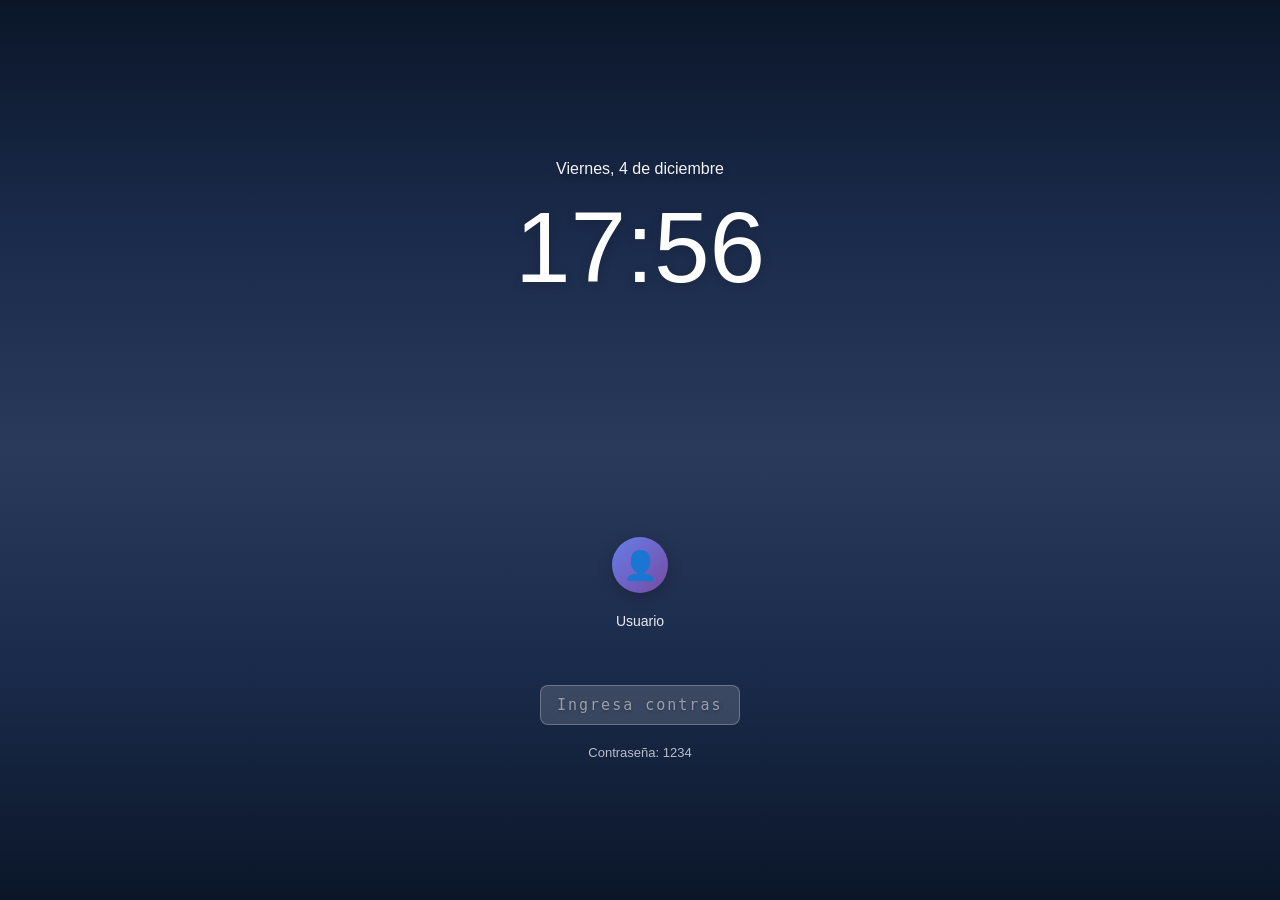
<file: index.html>
<!DOCTYPE html>
<html lang="es">
<head>
    <meta charset="UTF-8">
    <meta name="viewport" content="width=device-width, initial-scale=1.0">
    <title>MacBook Pro Simulator</title>
    <style>
        * {
            margin: 0;
            padding: 0;
            box-sizing: border-box;
        }

        html, body {
            width: 100%;
            height: 100%;
            overflow: hidden;
        }

       body {
    font-family: -apple-system, BlinkMacSystemFont, 'Segoe UI', Roboto, sans-serif;
    position: relative;
    display: flex;
    flex-direction: column;
    cursor: url('https://cur.cursors-4u.net/mac/mac-1/mac3.cur'), auto;
}
        body.light-mode {
            background: #f5f5f7;
        }

        body.dark-mode {
            background: linear-gradient(180deg, #0a1628 0%, #1a2a4a 25%, #2a3a5a 50%, #1a2a4a 75%, #0a1628 100%);
        }

        /* LOCK SCREEN */
        .lock-screen {
            position: fixed;
            top: 0;
            left: 0;
            width: 100%;
            height: 100%;
            display: flex;
            flex-direction: column;
            align-items: center;
            justify-content: space-between;
            z-index: 999999;
            padding: 60px 0;
            background: linear-gradient(180deg, #0a1628 0%, #1a2a4a 25%, #2a3a5a 50%, #1a2a4a 75%, #0a1628 100%);
        }

        .lock-screen.hidden {
            display: none;
        }

        .lock-top {
            display: flex;
            flex-direction: column;
            align-items: center;
            gap: 12px;
            margin-top: 100px;
        }

        .lock-date {
            font-size: 16px;
            color: rgba(255, 255, 255, 0.95);
            text-shadow: 0 2px 8px rgba(0, 0, 0, 0.2);
        }

        .lock-time {
            font-size: 100px;
            font-weight: 300;
            color: white;
            text-shadow: 0 2px 12px rgba(0, 0, 0, 0.15);
        }

        .lock-bottom {
            display: flex;
            flex-direction: column;
            align-items: center;
            gap: 20px;
            margin-bottom: 80px;
        }

        .lock-user-avatar {
            width: 56px;
            height: 56px;
            border-radius: 50%;
            background: linear-gradient(135deg, #667eea, #764ba2);
            display: flex;
            align-items: center;
            justify-content: center;
            font-size: 28px;
            box-shadow: 0 4px 16px rgba(0, 0, 0, 0.2);
        }

        .lock-username {
            font-size: 14px;
            color: rgba(255, 255, 255, 0.9);
        }

        #passwordInput {
            background: rgba(255, 255, 255, 0.15);
            border: 1px solid rgba(255, 255, 255, 0.25);
            border-radius: 8px;
            color: white;
            font-size: 15px;
            padding: 10px 16px;
            width: 200px;
            outline: none;
            letter-spacing: 2px;
            font-family: 'SF Mono', Menlo, monospace;
            text-shadow: 0 1px 3px rgba(0, 0, 0, 0.3);
            backdrop-filter: blur(10px);
        }

        #passwordInput::placeholder {
            color: rgba(255, 255, 255, 0.5);
        }

        .lock-hint {
            font-size: 13px;
            color: rgba(255, 255, 255, 0.7);
        }

        .password-error {
            color: #ff453a;
            font-size: 12px;
            opacity: 0;
            height: 16px;
            transition: opacity 0.3s;
        }

        .password-error.show {
            opacity: 1;
        }

        /* MENU BAR */
        .menu-bar {
            height: 24px;
            background: rgba(15, 15, 25, 0.75);
            backdrop-filter: blur(50px);
            border-bottom: 1px solid rgba(255, 255, 255, 0.08);
            display: none;
            align-items: center;
            padding: 0 16px;
            color: #f5f5f7;
            font-size: 12px;
            z-index: 10000;
        }

        .menu-bar.visible {
            display: flex;
        }

        body.light-mode .menu-bar {
            background: rgba(245, 245, 247, 0.75);
            color: #1d1d1f;
            border-bottom-color: rgba(0, 0, 0, 0.08);
        }

        .menu-bar-left {
            display: flex;
            align-items: center;
            gap: 20px;
            flex: 1;
        }

        .menu-bar-right {
            display: flex;
            align-items: center;
            gap: 16px;
        }

        /* DESKTOP */
        .desktop {
            flex: 1;
            position: relative;
            overflow: hidden;
            display: none;
        }

        .desktop.visible {
            display: flex;
        }

        /* DOCK */
        .dock {
            position: absolute;
            bottom: 20px;
            left: 50%;
            transform: translateX(-50%);
            background: rgba(15, 15, 25, 0.5);
            backdrop-filter: blur(40px);
            border-radius: 20px;
            padding: 8px 16px;
            display: flex;
            gap: 12px;
            align-items: flex-end;
            box-shadow: 0 30px 60px rgba(0, 0, 0, 0.4);
            border: 1px solid rgba(255, 255, 255, 0.08);
            z-index: 5000;
        }

        body.light-mode .dock {
            background: rgba(245, 245, 247, 0.5);
            border-color: rgba(0, 0, 0, 0.08);
        }

        .dock-item {
            width: 52px;
            height: 52px;
            background: rgba(255, 255, 255, 0.08);
            border-radius: 12px;
            display: flex;
            align-items: center;
            justify-content: center;
            cursor: pointer;
            font-size: 26px;
            border: 1px solid rgba(255, 255, 255, 0.1);
            transition: all 0.3s;
            position: relative;
        }

        body.light-mode .dock-item {
            background: rgba(0, 0, 0, 0.05);
            border-color: rgba(0, 0, 0, 0.1);
        }

        .dock-item:hover {
            background: rgba(255, 255, 255, 0.15);
            transform: scale(1.15);
        }

        body.light-mode .dock-item:hover {
            background: rgba(0, 0, 0, 0.1);
        }

        .dock-item.active::before {
            content: '';
            position: absolute;
            bottom: -12px;
            width: 6px;
            height: 6px;
            background: #f5f5f7;
            border-radius: 50%;
        }

        body.light-mode .dock-item.active::before {
            background: #1d1d1f;
        }

        /* WINDOWS */
        .window {
            position: absolute;
            min-width: 600px;
            min-height: 400px;
            background: rgba(245, 245, 247, 0.98);
            border-radius: 12px;
            box-shadow: 0 40px 80px rgba(0, 0, 0, 0.4);
            display: flex;
            flex-direction: column;
            opacity: 0;
            overflow: hidden;
            z-index: 1000;
            animation: windowEnter 0.5s forwards;
        }

        body.dark-mode .window {
            background: rgba(30, 30, 35, 0.98);
            color: #f5f5f7;
        }

        @keyframes windowEnter {
            to {
                opacity: 1;
            }
        }

        .window-header {
            height: 36px;
            background: linear-gradient(to bottom, rgba(250, 250, 250, 1), rgba(240, 240, 245, 1));
            border-bottom: 1px solid rgba(0, 0, 0, 0.08);
            display: flex;
            align-items: center;
            padding: 0 14px;
            gap: 8px;
            user-select: none;
            cursor: grab;
        }

        body.dark-mode .window-header {
            background: linear-gradient(to bottom, rgba(50, 50, 55, 1), rgba(40, 40, 45, 1));
            border-bottom-color: rgba(255, 255, 255, 0.08);
        }

        .window-control {
            width: 13px;
            height: 13px;
            border-radius: 50%;
            cursor: pointer;
            opacity: 0.6;
            transition: opacity 0.2s;
        }

        .window-control:hover {
            opacity: 1;
        }

        .window-control.close {
            background: #ff5f56;
        }

        .window-control.minimize {
            background: #ffbd2e;
        }

        .window-control.fullscreen {
            background: #27c93f;
        }

        .window-title {
            flex: 1;
            text-align: center;
            font-size: 13px;
            font-weight: 600;
            color: #1d1d1f;
        }

        body.dark-mode .window-title {
            color: #f5f5f7;
        }

        .window-content {
            flex: 1;
            overflow: auto;
            background: #f5f5f7;
            display: flex;
            flex-direction: column;
        }

        body.dark-mode .window-content {
            background: #2a2a2f;
            color: #f5f5f7;
        }

        /* SAFARI */
        .safari-container {
            display: flex;
            flex-direction: column;
            height: 100%;
        }

        .safari-toolbar {
            height: 44px;
            background: linear-gradient(to bottom, #f8f8f8, #f0f0f0);
            border-bottom: 1px solid #d8d8d8;
            display: flex;
            align-items: center;
            padding: 0 12px;
            gap: 8px;
            flex-shrink: 0;
        }

        body.dark-mode .safari-toolbar {
            background: linear-gradient(to bottom, #3a3a3f, #2a2a2f);
            border-bottom-color: rgba(255, 255, 255, 0.1);
        }

        .safari-btn {
            width: 32px;
            height: 32px;
            border-radius: 8px;
            background: rgba(0, 0, 0, 0.06);
            border: 1px solid rgba(0, 0, 0, 0.08);
            cursor: pointer;
            font-size: 14px;
            display: flex;
            align-items: center;
            justify-content: center;
        }

        body.dark-mode .safari-btn {
            background: rgba(255, 255, 255, 0.08);
            border-color: rgba(255, 255, 255, 0.1);
            color: #f5f5f7;
        }

        .safari-btn:hover {
            background: rgba(0, 0, 0, 0.12);
        }

        body.dark-mode .safari-btn:hover {
            background: rgba(255, 255, 255, 0.15);
        }

        .safari-url-bar {
            flex: 1;
            padding: 8px 12px;
            border-radius: 8px;
            background: rgba(0, 0, 0, 0.04);
            border: 1px solid rgba(0, 0, 0, 0.08);
            font-size: 12px;
            outline: none;
            color: #333;
        }

        body.dark-mode .safari-url-bar {
            background: rgba(255, 255, 255, 0.08);
            border-color: rgba(255, 255, 255, 0.1);
            color: #f5f5f7;
        }

        .safari-url-bar:focus {
            background: white;
            border-color: #667eea;
        }

        body.dark-mode .safari-url-bar:focus {
            background: #3a3a3f;
            border-color: #667eea;
        }

        .safari-webpage {
            flex: 1;
            overflow-y: auto;
            background: white;
            padding: 40px;
        }

        body.dark-mode .safari-webpage {
            background: #1a1a1f;
            color: #f5f5f7;
        }

        .safari-webpage h1 {
            color: #1d1d1f;
            font-size: 36px;
            margin-bottom: 24px;
        }

        body.dark-mode .safari-webpage h1 {
            color: #f5f5f7;
        }

        .safari-webpage h2 {
            color: #1d1d1f;
            font-size: 24px;
            margin-top: 32px;
            margin-bottom: 16px;
        }

        body.dark-mode .safari-webpage h2 {
            color: #f5f5f7;
        }

        .safari-webpage p {
            color: #555;
            line-height: 1.8;
            margin-bottom: 16px;
            font-size: 15px;
        }

        body.dark-mode .safari-webpage p {
            color: #ccc;
        }

        .safari-webpage a {
            color: #0a84ff;
            text-decoration: none;
            cursor: pointer;
        }

        .safari-webpage a:hover {
            text-decoration: underline;
        }

        .safari-webpage ul, .safari-webpage ol {
            list-style-position: inside;
            padding-left: 20px;
        }

        .safari-webpage li {
            color: #555;
            line-height: 2;
            font-size: 15px;
        }

        body.dark-mode .safari-webpage li {
            color: #ccc;
        }

        .google-results {
            display: flex;
            flex-direction: column;
            gap: 20px;
        }

        .google-result {
            display: flex;
            flex-direction: column;
            gap: 8px;
            cursor: pointer;
            padding: 10px;
            border-radius: 8px;
            transition: background 0.2s;
        }

        .google-result:hover {
            background: rgba(0, 0, 0, 0.05);
        }

        body.dark-mode .google-result:hover {
            background: rgba(255, 255, 255, 0.08);
        }

        .result-url {
            color: #006621;
            font-size: 13px;
        }

        body.dark-mode .result-url {
            color: #34c759;
        }

        .result-title {
            color: #1d1d1f;
            font-size: 16px;
            font-weight: 500;
        }

        body.dark-mode .result-title {
            color: #f5f5f7;
        }

        .result-description {
            color: #555;
            font-size: 14px;
        }

        body.dark-mode .result-description {
            color: #aaa;
        }

        /* NOTES APP */
        .notes-container {
            display: flex;
            height: 100%;
        }

        .notes-sidebar {
            width: 250px;
            background: #f5f5f7;
            border-right: 1px solid #d8d8d8;
            overflow-y: auto;
            padding: 16px 0;
        }

        body.dark-mode .notes-sidebar {
            background: #2a2a2f;
            border-right-color: rgba(255, 255, 255, 0.1);
        }

        .notes-list {
            list-style: none;
        }

        .notes-item {
            padding: 12px 16px;
            cursor: pointer;
            border-left: 3px solid transparent;
            transition: all 0.2s;
        }

        .notes-item:hover {
            background: rgba(0, 0, 0, 0.05);
        }

        body.dark-mode .notes-item:hover {
            background: rgba(255, 255, 255, 0.08);
        }

        .notes-item.active {
            background: #e8e8ed;
            border-left-color: #667eea;
        }

        body.dark-mode .notes-item.active {
            background: #3a3a3f;
            border-left-color: #667eea;
        }

        .notes-content {
            flex: 1;
            display: flex;
            flex-direction: column;
            padding: 20px;
        }

        .notes-title-input {
            font-size: 20px;
            font-weight: 600;
            border: none;
            outline: none;
            margin-bottom: 20px;
            background: transparent;
            color: #1d1d1f;
        }

        body.dark-mode .notes-title-input {
            color: #f5f5f7;
        }

        .notes-content textarea {
            flex: 1;
            border: none;
            outline: none;
            resize: none;
            font-family: -apple-system, BlinkMacSystemFont, 'Segoe UI', Roboto, sans-serif;
            font-size: 15px;
            background: transparent;
            color: #1d1d1f;
        }

        body.dark-mode .notes-content textarea {
            color: #f5f5f7;
        }

        /* MAIL APP */
        .mail-container {
            display: flex;
            height: 100%;
        }

        .mail-sidebar {
            width: 200px;
            background: #f5f5f7;
            border-right: 1px solid #d8d8d8;
            padding: 16px 0;
            overflow-y: auto;
        }

        body.dark-mode .mail-sidebar {
            background: #2a2a2f;
            border-right-color: rgba(255, 255, 255, 0.1);
        }

        .mail-folders {
            list-style: none;
        }

        .mail-folder {
            padding: 12px 16px;
            cursor: pointer;
            transition: background 0.2s;
        }

        .mail-folder:hover {
            background: rgba(0, 0, 0, 0.05);
        }

        body.dark-mode .mail-folder:hover {
            background: rgba(255, 255, 255, 0.08);
        }

        .mail-folder.active {
            background: #e8e8ed;
        }

        body.dark-mode .mail-folder.active {
            background: #3a3a3f;
        }

        .mail-content {
            flex: 1;
            display: flex;
            flex-direction: column;
            padding: 20px;
        }

        .mail-list {
            display: flex;
            flex-direction: column;
            gap: 12px;
            flex: 1;
            overflow-y: auto;
        }

        .mail-item {
            padding: 12px;
            background: #f5f5f7;
            border-radius: 8px;
            cursor: pointer;
            transition: background 0.2s;
        }

        body.dark-mode .mail-item {
            background: #3a3a3f;
        }

        .mail-item:hover {
            background: #e8e8ed;
        }

        body.dark-mode .mail-item:hover {
            background: #4a4a4f;
        }

        .mail-from {
            font-weight: 600;
            font-size: 14px;
        }

        .mail-subject {
            font-size: 12px;
            margin-top: 4px;
            opacity: 0.8;
        }

        .mail-compose-btn {
            padding: 12px 16px;
            background: #667eea;
            color: white;
            border: none;
            border-radius: 8px;
            cursor: pointer;
            margin-bottom: 16px;
            font-weight: 500;
        }

        .mail-compose-btn:hover {
            background: #5568d3;
        }

        .mail-compose-modal {
            position: fixed;
            top: 0;
            left: 0;
            right: 0;
            bottom: 0;
            background: rgba(0, 0, 0, 0.5);
            display: none;
            align-items: center;
            justify-content: center;
            z-index: 10001;
        }

        .mail-compose-modal.show {
            display: flex;
        }

        .mail-compose-box {
            background: white;
            border-radius: 12px;
            width: 500px;
            padding: 24px;
            box-shadow: 0 20px 60px rgba(0, 0, 0, 0.3);
        }

        body.dark-mode .mail-compose-box {
            background: #2a2a2f;
        }

        .mail-compose-box input,
        .mail-compose-box textarea {
            width: 100%;
            padding: 12px;
            margin-bottom: 12px;
            border: 1px solid #d8d8d8;
            border-radius: 8px;
            font-size: 14px;
            font-family: inherit;
            outline: none;
        }

        body.dark-mode .mail-compose-box input,
        body.dark-mode .mail-compose-box textarea {
            background: #3a3a3f;
            border-color: rgba(255, 255, 255, 0.1);
            color: #f5f5f7;
        }

        .mail-compose-box textarea {
            resize: vertical;
            min-height: 150px;
        }

        .mail-compose-buttons {
            display: flex;
            gap: 12px;
            justify-content: flex-end;
        }

        .mail-btn {
            padding: 10px 20px;
            border: none;
            border-radius: 8px;
            cursor: pointer;
            font-weight: 500;
        }

        .mail-btn-send {
            background: #667eea;
            color: white;
        }

        .mail-btn-send:hover {
            background: #5568d3;
        }

        .mail-btn-cancel {
            background: #e8e8ed;
            color: #1d1d1f;
        }

        body.dark-mode .mail-btn-cancel {
            background: #3a3a3f;
            color: #f5f5f7;
        }

        .mail-btn-cancel:hover {
            background: #d8d8dd;
        }

        body.dark-mode .mail-btn-cancel:hover {
            background: #4a4a4f;
        }

        /* MESSAGES APP */
        .messages-container {
            display: flex;
            flex-direction: column;
            height: 100%;
        }

        .messages-list {
            flex: 1;
            overflow-y: auto;
            padding: 16px;
            display: flex;
            flex-direction: column;
            gap: 12px;
        }

        .message {
            padding: 12px 16px;
            border-radius: 16px;
            max-width: 60%;
            word-wrap: break-word;
        }

        .message.sent {
            background: #667eea;
            color: white;
            align-self: flex-end;
        }

        .message.received {
            background: #e8e8ed;
            color: #1d1d1f;
            align-self: flex-start;
        }

        body.dark-mode .message.received {
            background: #3a3a3f;
            color: #f5f5f7;
        }

        .messages-input {
            padding: 16px;
            border-top: 1px solid #d8d8d8;
            display: flex;
            gap: 12px;
        }

        body.dark-mode .messages-input {
            border-top-color: rgba(255, 255, 255, 0.1);
        }

        .messages-input input {
            flex: 1;
            padding: 12px;
            border: 1px solid #d8d8d8;
            border-radius: 8px;
            font-size: 14px;
            outline: none;
        }

        body.dark-mode .messages-input input {
            background: #3a3a3f;
            border-color: rgba(255, 255, 255, 0.1);
            color: #f5f5f7;
        }

        .messages-input button {
            padding: 12px 24px;
            background: #667eea;
            color: white;
            border: none;
            border-radius: 8px;
            cursor: pointer;
            font-weight: 500;
        }

        .messages-input button:hover {
            background: #5568d3;
        }

        /* SETTINGS APP */
        .settings-container {
            padding: 40px;
            overflow-y: auto;
        }

        .settings-section {
            margin-bottom: 40px;
        }

        .settings-title {
            font-size: 24px;
            font-weight: 600;
            margin-bottom: 20px;
            color: #1d1d1f;
        }

        body.dark-mode .settings-title {
            color: #f5f5f7;
        }

        .settings-item {
            display: flex;
            justify-content: space-between;
            align-items: center;
            padding: 16px 0;
            border-bottom: 1px solid #d8d8d8;
        }

        body.dark-mode .settings-item {
            border-bottom-color: rgba(255, 255, 255, 0.1);
        }

        .settings-label {
            font-size: 16px;
            color: #1d1d1f;
        }

        body.dark-mode .settings-label {
            color: #f5f5f7;
        }

        .settings-control {
            display: flex;
            gap: 12px;
            align-items: center;
        }

        .toggle-switch {
            width: 50px;
            height: 28px;
            background: #d8d8d8;
            border-radius: 14px;
            cursor: pointer;
            position: relative;
            transition: background 0.3s;
            border: none;
        }

        .toggle-switch.active {
            background: #34c759;
        }

        .toggle-switch::after {
            content: '';
            position: absolute;
            width: 24px;
            height: 24px;
            background: white;
            border-radius: 50%;
            top: 2px;
            left: 2px;
            transition: left 0.3s;
        }

        .toggle-switch.active::after {
            left: 24px;
        }

        .password-change-input {
            padding: 10px 12px;
            border: 1px solid #d8d8d8;
            border-radius: 8px;
            font-size: 14px;
            outline: none;
        }

        body.dark-mode .password-change-input {
            background: #3a3a3f;
            border-color: rgba(255, 255, 255, 0.1);
            color: #f5f5f7;
        }

        .btn-primary {
            padding: 10px 20px;
            background: #667eea;
            color: white;
            border: none;
            border-radius: 8px;
            cursor: pointer;
            font-weight: 500;
        }

        .btn-primary:hover {
            background: #5568d3;
        }

        .notification {
            position: fixed;
            top: 50px;
            right: 20px;
            background: rgba(15, 15, 25, 0.95);
            color: #f5f5f7;
            padding: 16px 24px;
            border-radius: 12px;
            font-size: 13px;
            z-index: 99999;
            animation: slideIn 0.4s;
        }

        @keyframes slideIn {
            from {
                transform: translateX(400px);
                opacity: 0;
            }
            to {
                transform: translateX(0);
                opacity: 1;
            }
        }

        ::-webkit-scrollbar {
            width: 10px;
        }

        ::-webkit-scrollbar-track {
            background: transparent;
        }

        ::-webkit-scrollbar-thumb {
            background: rgba(0, 0, 0, 0.2);
            border-radius: 5px;
        }

        ::-webkit-scrollbar-thumb:hover {
            background: rgba(0, 0, 0, 0.35);
        }

        body.dark-mode ::-webkit-scrollbar-thumb {
            background: rgba(255, 255, 255, 0.2);
        }

        body.dark-mode ::-webkit-scrollbar-thumb:hover {
            background: rgba(255, 255, 255, 0.35);
        }
        .wallpaper {
    position: absolute;
    inset: 0;
    background-size: cover;
    background-position: center;
    z-index: 0;
    .desktop > *:not(.wallpaper) {
    position: relative;
    z-index: 1;
}
    transition: opacity 0.5s;
}
    </style>
</head>

<body class="dark-mode">

<div id="appleMenu" style="
    position:absolute;
    top:24px;
    left:10px;
    background:rgba(30,30,35,0.95);
    backdrop-filter: blur(20px);
    border-radius:10px;
    padding:10px;
    display:none;
    z-index:9999;
">
    <div onclick="showNotification('Acerca de este Mac')">Acerca de este Mac</div>
    <div onclick="location.reload()">Reiniciar</div>
    <div onclick="lockScreen.classList.remove('hidden')">Bloquear</div>
</div>

    <!-- LOCK SCREEN -->
    <div class="lock-screen" id="lockScreen">
        <div class="lock-top">
            <div class="lock-date" id="lockDate">Wednesday, March 31</div>
            <div class="lock-time" id="lockTime">14:30</div>
        </div>

        <div class="lock-bottom">
            <div class="lock-user-avatar" id="userAvatar">👤</div>
            <div class="lock-username" id="lockUsername">User</div>
            <div class="password-error" id="passwordError">Contraseña incorrecta</div>
            <input 
                type="password" 
                id="passwordInput" 
                placeholder="Ingresa contraseña" 
                autocomplete="off"
            >
            <div class="lock-hint" id="lockHint">Contraseña por defecto: 1234</div>
        </div>
    </div>

    <!-- MENU BAR -->
    <div class="menu-bar" id="menuBar">
        <div class="menu-bar-left">
<span onclick="toggleAppleMenu()">🍎</span>            <span id="appName">macOS</span>
        </div>
        <div class="menu-bar-right">
            <span id="wifi">📶</span>
            <span id="battery">🔋 100%</span>
            <span id="time">14:30</span>
        </div>
    </div>

    <!-- DESKTOP -->
<div class="desktop" id="desktop">
    <div class="wallpaper" id="wallpaper"></div>        <div class="dock" id="dock">
            <div class="dock-item active" onclick="openApp('finder')">📁</div>
            <div class="dock-item" onclick="openApp('safari')">🌐</div>
            <div class="dock-item" onclick="openApp('messages')">💬</div>
            <div class="dock-item" onclick="openApp('mail')">✉️</div>
            <div class="dock-item" onclick="openApp('notes')">📝</div>
            <div class="dock-item" onclick="openApp('settings')">⚙️</div>
        </div>
    </div>

    <!-- MAIL COMPOSE MODAL -->
    <div class="mail-compose-modal" id="mailComposeModal">
        <div class="mail-compose-box">
            <h2>Nuevo mensaje</h2>
            <input type="text" id="composeToInput" placeholder="Para:" />
            <input type="text" id="composeSubjectInput" placeholder="Asunto:" />
            <textarea id="composeBodyInput" placeholder="Mensaje..."></textarea>
            <div class="mail-compose-buttons">
                <button class="mail-btn mail-btn-cancel" onclick="closeMailCompose()">Cancelar</button>
                <button class="mail-btn mail-btn-send" onclick="sendMailCompose()">Enviar</button>
            </div>
        </div>
    </div>

    <script>
        // ==================== AUDIO ====================
        const audioContext = new (window.AudioContext || window.webkitAudioContext)();

        function playSound(freq, dur, type = 'sine') {
    try {
        const osc = audioContext.createOscillator();
        const gain = audioContext.createGain();

        osc.type = type;
        osc.frequency.value = freq;

        osc.connect(gain);
        gain.connect(audioContext.destination);

        gain.gain.setValueAtTime(0.2, audioContext.currentTime);
        gain.gain.exponentialRampToValueAtTime(0.001, audioContext.currentTime + dur);

        osc.start();
        osc.stop(audioContext.currentTime + dur);
    } catch (e) {}
}
function playKeySound() {
    try {
        const osc = audioContext.createOscillator();
        const gain = audioContext.createGain();

        osc.connect(gain);
        gain.connect(audioContext.destination);

        osc.type = 'triangle';
        osc.frequency.value = 700 + Math.random() * 100;

        gain.gain.setValueAtTime(0.08, audioContext.currentTime);
        gain.gain.exponentialRampToValueAtTime(0.001, audioContext.currentTime + 0.05);

        osc.start();
        osc.stop(audioContext.currentTime + 0.05);
    } catch (e) {}
}


document.addEventListener('keydown', (e) => {
    // evitar sonido en teclas especiales largas
    if (e.key.length === 1 || e.key === 'Backspace') {
        playKeySound();
    }
});
        // ==================== USER & STORAGE ====================
        let currentUser = null;

        function generateUserId() {
            return 'user_' + Math.random().toString(36).substr(2, 9);
        }

        function initUser() {
            let userId = localStorage.getItem('userId');
            if (!userId) {
                userId = generateUserId();
                localStorage.setItem('userId', userId);
            }
            
            currentUser = {
                id: userId,
                username: localStorage.getItem(userId + '_username') || 'Usuario',
                password: localStorage.getItem(userId + '_password') || '1234',
                darkMode: localStorage.getItem(userId + '_darkMode') !== 'false',
                notes: JSON.parse(localStorage.getItem(userId + '_notes')) || [
                    { id: 1, title: 'Mi Primera Nota', content: 'Bienvenido a Notas 📝\n\nHaz clic en el botón "+" para crear nuevas notas.' }
                ],
                messages: JSON.parse(localStorage.getItem(userId + '_messages')) || [],
                emails: JSON.parse(localStorage.getItem(userId + '_emails')) || [
                    { from: 'Apple Support', subject: 'Bienvenido a macOS', preview: 'Gracias por usar macOS...' }
                ]
            };

            document.getElementById('lockUsername').textContent = currentUser.username;
            document.getElementById('lockHint').textContent = `Contraseña: ${currentUser.password}`;
            applyTheme();
        }

        function saveUser() {
            localStorage.setItem(currentUser.id + '_username', currentUser.username);
            localStorage.setItem(currentUser.id + '_password', currentUser.password);
            localStorage.setItem(currentUser.id + '_darkMode', currentUser.darkMode);
            localStorage.setItem(currentUser.id + '_notes', JSON.stringify(currentUser.notes));
            localStorage.setItem(currentUser.id + '_messages', JSON.stringify(currentUser.messages));
            localStorage.setItem(currentUser.id + '_emails', JSON.stringify(currentUser.emails));
        }

        function applyTheme() {
            if (currentUser.darkMode) {
                document.body.classList.remove('light-mode');
                document.body.classList.add('dark-mode');
            } else {
                document.body.classList.remove('dark-mode');
                document.body.classList.add('light-mode');
            }
        }

        // ==================== LOCK SCREEN ====================
        const passwordInput = document.getElementById('passwordInput');
        const lockScreen = document.getElementById('lockScreen');
        const menuBar = document.getElementById('menuBar');
        const desktop = document.getElementById('desktop');
        const passwordError = document.getElementById('passwordError');

        passwordInput.addEventListener('keypress', (e) => {
            if (e.key === 'Enter') {
                const pwd = passwordInput.value;
                if (pwd === currentUser.password) {
                    playSound(523.25, 0.1);
                    setTimeout(() => playSound(659.25, 0.1), 100);
                    setTimeout(() => playSound(783.99, 0.2), 200);
                    
                    setTimeout(() => {
                        lockScreen.classList.add('hidden');
                        menuBar.classList.add('visible');
                        desktop.classList.add('visible');
                    }, 300);
                } else {
                    playSound(300, 0.2);
                    passwordError.classList.add('show');
                    passwordInput.value = '';
                    setTimeout(() => passwordError.classList.remove('show'), 2000);
                }
            }
        });

        // ==================== TIME ====================
        function updateTime() {
            const now = new Date();
            const h = String(now.getHours()).padStart(2, '0');
            const m = String(now.getMinutes()).padStart(2, '0');
            document.getElementById('lockTime').textContent = `${h}:${m}`;
            document.getElementById('time').textContent = `${h}:${m}`;

            const options = { weekday: 'long', month: 'long', day: 'numeric' };
            const dateStr = now.toLocaleDateString('es-ES', options);
            document.getElementById('lockDate').textContent = dateStr.charAt(0).toUpperCase() + dateStr.slice(1);
        }

        updateTime();
        setInterval(updateTime, 1000);

        // ==================== WINDOW MANAGEMENT ====================
        function bringToFront(win) {
    let maxZ = 1000;
    document.querySelectorAll('.window').forEach(w => {
        maxZ = Math.max(maxZ, parseInt(w.style.zIndex) || 1000);
    });
    win.style.zIndex = maxZ + 1;
}

        let windowCount = 0;
        const windows = {};

        function createWindow(title, app) {
            const id = `win-${++windowCount}`;
            const win = document.createElement('div');
            win.className = 'window';
            win.id = id;
            win.style.left = (50 + windowCount * 30) + 'px';
            win.style.top = (50 + windowCount * 30) + 'px';
            win.style.width = '900px';
            win.style.height = '700px';

            let content = '';

            if (app === 'safari') {
                content = createSafariContent(id);
            } else if (app === 'notes') {
                content = createNotesContent(id);
            } else if (app === 'mail') {
                content = createMailContent(id);
            } else if (app === 'messages') {
                content = createMessagesContent(id);
            } else if (app === 'settings') {
                content = createSettingsContent(id);
            } else if (app === 'finder') {
                content = `
                    <div style="padding: 40px; height: 100%; overflow-y: auto;">
                        <h1>Finder</h1>
                        <p>Bienvenido a Finder</p>
                        <h2>Favoritos</h2>
                        <ul>
                            <li>📁 Desktop</li>
                            <li>📁 Documentos</li>
                            <li>📁 Descargas</li>
                            <li>📁 Aplicaciones</li>
                        </ul>
                    </div>
                `;
            } else {
                content = `<div style="padding: 40px; text-align: center;"><h2>${app}</h2><p>Contenido de la app...</p></div>`;
            }

            win.innerHTML = `
                <div class="window-header" onmousedown="dragWindow(event, '${id}')">
                    <div class="window-control close" onclick="closeWindow('${id}')"></div>
                    <div class="window-control minimize" onclick="minimizeWindow('${id}')"></div>
                    <div class="window-control fullscreen" onclick="maximizeWindow('${id}')"></div>
                    <div class="window-title">${title}</div>
                </div>
                <div class="window-content" id="content-${id}">
                    ${content}
                </div>
            `;

            document.getElementById('desktop').appendChild(win);
            win.addEventListener('mousedown', () => bringToFront(win));
            windows[id] = { minimized: false };
            playSound(600, 0.1);
        }

        function createSafariContent(id) {
            return `
                <div class="safari-container">
                    <div class="safari-toolbar">
                        <button class="safari-btn" onclick="safariBack('${id}')">←</button>
                        <button class="safari-btn" onclick="safariForward('${id}')">→</button>
                        <button class="safari-btn" onclick="safariRefresh('${id}')">🔄</button>
                        <input class="safari-url-bar" id="safari-url-${id}" value="https://www.google.com" placeholder="Buscar o ingresa URL" onkeypress="if(event.key==='Enter') searchSafari('${id}')">
                        <button class="safari-btn" onclick="searchSafari('${id}')">🔍</button>
                    </div>
                    <div class="safari-webpage" id="safari-content-${id}">
                        <h1>🔍 Google</h1>
                        <p>¿Qué deseas buscar?</p>
                        <p>Prueba buscando: <strong>Python</strong>, <strong>JavaScript</strong>, <strong>Web Development</strong></p>
                    </div>
                </div>
            `;
        }

        function createNotesContent(id) {
            let notesHTML = '<ul class="notes-list">';
            currentUser.notes.forEach((note, index) => {
                notesHTML += `<li class="notes-item ${index === 0 ? 'active' : ''}" onclick="selectNote(${note.id}, '${id}')">${note.title}</li>`;
            });
            notesHTML += '</ul>';

            return `
                <div class="notes-container">
                    <div class="notes-sidebar">
                        ${notesHTML}
                        <div style="padding: 16px;">
                            <button class="btn-primary" onclick="createNewNote('${id}')" style="width: 100%;">+ Nueva Nota</button>
                        </div>
                    </div>
                    <div class="notes-content">
                        <input type="text" id="notes-title-${id}" class="notes-title-input" placeholder="Título..." onchange="saveCurrentNote('${id}')">
                        <textarea id="notes-text-${id}" placeholder="Escribe aquí..." onchange="saveCurrentNote('${id}')"></textarea>
                    </div>
                </div>
            `;
        }

        function createMailContent(id) {
            let mailHTML = '<ul class="mail-list">';
            currentUser.emails.forEach((email, index) => {
                mailHTML += `
                    <li class="mail-item" onclick="selectEmail(${index}, '${id}')">
                        <div class="mail-from">${email.from}</div>
                        <div class="mail-subject">${email.subject}</div>
                    </li>
                `;
            });
            mailHTML += '</ul>';

            return `
                <div class="mail-container">
                    <div class="mail-sidebar">
                        <button class="mail-compose-btn" onclick="openMailCompose()">✏️ Nuevo</button>
                        <ul class="mail-folders">
                            <li class="mail-folder active">Inbox</li>
                            <li class="mail-folder">Enviados</li>
                            <li class="mail-folder">Borradores</li>
                            <li class="mail-folder">Papelera</li>
                        </ul>
                    </div>
                    <div class="mail-content">
                        <h2>Inbox (${currentUser.emails.length})</h2>
                        ${mailHTML}
                    </div>
                </div>
            `;
        }

        function createMessagesContent(id) {
            let messagesHTML = '';
            currentUser.messages.forEach(msg => {
                messagesHTML += `<div class="message ${msg.sent ? 'sent' : 'received'}">${msg.text}</div>`;
            });

            return `
                <div class="messages-container">
                    <div class="messages-list" id="messages-list-${id}">
                        ${messagesHTML}
                    </div>
                    <div class="messages-input">
                        <input type="text" id="messages-input-${id}" placeholder="Escribe un mensaje..." onkeypress="if(event.key==='Enter') sendMessage('${id}')">
                        <button onclick="sendMessage('${id}')">Enviar</button>
                    </div>
                </div>
            `;
        }

        function createSettingsContent(id) {
            return `
                <div class="settings-container">
                    <div class="settings-section">
                        <div class="settings-title">General</div>
                        
                        <div class="settings-item">
                            <div class="settings-label">Nombre de usuario</div>
                            <input type="text" id="username-input" class="password-change-input" value="${currentUser.username}" placeholder="Nombre de usuario">
                        </div>

                        <div class="settings-item">
                            <div class="settings-label">Cambiar contraseña</div>
                            <div class="settings-control">
                                <input type="password" id="new-password-input" class="password-change-input" placeholder="Nueva contraseña">
                                <button class="btn-primary" onclick="changePassword()">Cambiar</button>
                            </div>
                        </div>

                        <div class="settings-item">
                            <div class="settings-label">Modo oscuro</div>
                            <button class="toggle-switch ${currentUser.darkMode ? 'active' : ''}" onclick="toggleDarkMode()"></button>
                        </div>
                    </div>

                    <div class="settings-section">
                        <div class="settings-title">Perfil</div>
                        <div class="settings-item">
                            <div class="settings-label">ID de Usuario</div>
                            <div style="font-size: 12px; color: #999;">${currentUser.id}</div>
                        </div>
                    </div>
                </div>
            `;
        }

        function changePassword() {
            const newPassword = document.getElementById('new-password-input').value;
            const username = document.getElementById('username-input').value;
            
            if (newPassword.length < 4) {
                showNotification('La contraseña debe tener al menos 4 caracteres');
                return;
            }

            currentUser.password = newPassword;
            currentUser.username = username;
            saveUser();
            document.getElementById('lockUsername').textContent = currentUser.username;
            document.getElementById('lockHint').textContent = `Contraseña: ${currentUser.password}`;
            showNotification('✅ Contraseña y usuario cambiados correctamente');
        }

        function toggleDarkMode() {
            currentUser.darkMode = !currentUser.darkMode;
            saveUser();
            applyTheme();
            playSound(600, 0.1);
        }

        function closeWindow(id) {
            document.getElementById(id).remove();
            delete windows[id];
        }

        function minimizeWindow(id) {
    const win = document.getElementById(id);
    win.style.display = 'none';

    const dock = document.getElementById('dock');

    const mini = document.createElement('div');
    mini.className = 'dock-item';
    mini.textContent = '🪟';

    mini.onclick = () => {
        win.style.display = 'flex';
        mini.remove();
    };

    dock.appendChild(mini);
}

        function maximizeWindow(id) {
            const win = document.getElementById(id);
            if (win.style.width === '100vw') {
                win.style.width = '900px';
                win.style.height = '700px';
                win.style.left = '50px';
                win.style.top = '50px';
            } else {
                win.style.width = '100vw';
                win.style.height = 'calc(100% - 24px)';
                win.style.left = '0';
                win.style.top = '24px';
            }
        }

        function dragWindow(e, id) {
            const win = document.getElementById(id);
            const startX = e.clientX - win.offsetLeft;
            const startY = e.clientY - win.offsetTop;

            function onMove(ev) {
                win.style.left = (ev.clientX - startX) + 'px';
                win.style.top = (ev.clientY - startY) + 'px';
            }

            function onUp() {
                document.removeEventListener('mousemove', onMove);
                document.removeEventListener('mouseup', onUp);
            }

            document.addEventListener('mousemove', onMove);
            document.addEventListener('mouseup', onUp);
        }

        // ==================== SAFARI ====================
        async function searchSafari(id) {
            const urlBar = document.getElementById(`safari-url-${id}`);
            const query = urlBar.value;
            const content = document.getElementById(`safari-content-${id}`);
            
            // Mostrar que está cargando
            content.innerHTML = `<h2>Cargando resultados...</h2>`;

            try {
                // Usar API de Wikipedia para búsquedas
                const response = await fetch(`https://en.wikipedia.org/w/api.php?action=query&format=json&list=search&srsearch=${encodeURIComponent(query)}&origin=*`);
                const data = await response.json();

                let html = `<h1>🔍 Resultados para "${query}"</h1><div class="google-results">`;
                
                if (data.query && data.query.search.length > 0) {
                    data.query.search.forEach(result => {
                        html += `
                            <div class="google-result">
                                <div class="result-url">en.wikipedia.org</div>
                                <div class="result-title">${result.title}</div>
                                <div class="result-description">${result.snippet.replace(/<[^>]*>/g, '').substring(0, 150)}...</div>
                            </div>
                        `;
                    });
                } else {
                    html += `<p>No se encontraron resultados para "${query}"</p>`;
                }
                
                html += '</div>';
                content.innerHTML = html;
            } catch (error) {
                content.innerHTML = `<h2>Error de conexión</h2><p>No se pudo completar la búsqueda. Intenta de nuevo.</p>`;
            }
        }

        function safariBack(id) {
            playSound(400, 0.05);
            showNotification('← Atrás');
        }

        function safariForward(id) {
            playSound(400, 0.05);
            showNotification('Adelante →');
        }

        function safariRefresh(id) {
            playSound(400, 0.05);
            const urlBar = document.getElementById(`safari-url-${id}`);
            searchSafari(id);
        }

        // ==================== NOTES ====================
        let currentNoteId = null;

        function selectNote(noteId, windowId) {
            currentNoteId = noteId;
            const note = currentUser.notes.find(n => n.id === noteId);
            document.getElementById(`notes-title-${windowId}`).value = note.title;
            document.getElementById(`notes-text-${windowId}`).value = note.content;
            document.querySelectorAll(`#content-${windowId} .notes-item`).forEach(item => item.classList.remove('active'));
            event.target.classList.add('active');
        }

        function saveCurrentNote(windowId) {
            if (currentNoteId) {
                const titleInput = document.getElementById(`notes-title-${windowId}`);
                const textarea = document.getElementById(`notes-text-${windowId}`);
                const note = currentUser.notes.find(n => n.id === currentNoteId);
                note.title = titleInput.value || 'Sin título';
                note.content = textarea.value;
                saveUser();
            }
        }

        function createNewNote(windowId) {
            const newId = Math.max(...currentUser.notes.map(n => n.id), 0) + 1;
            currentUser.notes.push({ id: newId, title: 'Nueva Nota', content: '' });
            saveUser();
            location.reload();
        }

        // ==================== MESSAGES ====================
        function sendMessage(windowId) {
            const input = document.getElementById(`messages-input-${windowId}`);
            const message = input.value.trim();
            
            if (message) {
                const messagesList = document.getElementById(`messages-list-${windowId}`);
                const msgEl = document.createElement('div');
                msgEl.className = 'message sent';
                msgEl.textContent = message;
                messagesList.appendChild(msgEl);
                messagesList.scrollTop = messagesList.scrollHeight;
                
                currentUser.messages.push({ text: message, sent: true, timestamp: new Date() });
                saveUser();
                input.value = '';
                
                // Simular respuesta
                setTimeout(() => {
                    const responseEl = document.createElement('div');
                    responseEl.className = 'message received';
                    const responses = [
                        '¡Hola! ¿Cómo estás?',
                        '👍 Está bien',
                        '¿Qué tal?',
                        '😄 Jajaja',
                        'Tiene sentido'
                    ];
                    responseEl.textContent = responses[Math.floor(Math.random() * responses.length)];
                    messagesList.appendChild(responseEl);
                    messagesList.scrollTop = messagesList.scrollHeight;
                    currentUser.messages.push({ text: responseEl.textContent, sent: false, timestamp: new Date() });
                    saveUser();
                }, 1000 + Math.random() * 2000);
            }
        }

        // ==================== MAIL ====================
        function openMailCompose() {
            document.getElementById('mailComposeModal').classList.add('show');
        }

        function closeMailCompose() {
            document.getElementById('mailComposeModal').classList.remove('show');
        }

        function sendMailCompose() {
            const to = document.getElementById('composeToInput').value;
            const subject = document.getElementById('composeSubjectInput').value;
            const body = document.getElementById('composeBodyInput').value;

            if (!to || !subject || !body) {
                showNotification('⚠️ Completa todos los campos');
                return;
            }

            currentUser.emails.push({
                from: currentUser.username,
                subject: subject,
                preview: body.substring(0, 50) + '...'
            });

            saveUser();
            closeMailCompose();
            showNotification('✅ Correo enviado');

            document.getElementById('composeToInput').value = '';
            document.getElementById('composeSubjectInput').value = '';
            document.getElementById('composeBodyInput').value = '';
        }

        function selectEmail(index, windowId) {
            const email = currentUser.emails[index];
            showNotification(`📧 ${email.from}: ${email.subject}`);
        }

        // ==================== UTILITIES ====================
        function openApp(app) {
            playSound(600, 0.1);
            const titles = {
                'finder': '📁 Finder',
                'safari': '🌐 Safari',
                'messages': '💬 Mensajes',
                'mail': '✉️ Correo',
                'notes': '📝 Notas',
                'settings': '⚙️ Configuración'
            };
            createWindow(titles[app] || app, app);
        }

        function showNotification(text) {
            const notif = document.createElement('div');
            notif.className = 'notification';
            notif.textContent = text;
            document.body.appendChild(notif);
            setTimeout(() => notif.remove(), 3000);
        }
const wallpapers = [
    'https://images.unsplash.com/photo-1500530855697-b586d89ba3ee',
    'https://images.unsplash.com/photo-1493244040629-496f6d136cc3',
    'https://images.unsplash.com/photo-1501785888041-af3ef285b470',
    'https://images.unsplash.com/photo-1470770841072-f978cf4d019e'
];

function setRandomWallpaper() {
    const wp = document.getElementById('wallpaper');
    const random = wallpapers[Math.floor(Math.random() * wallpapers.length)];
    wp.style.backgroundImage = `url(${random})`;
}
        // ==================== INIT ====================
        document.addEventListener('DOMContentLoaded', () => {
            initUser();
            passwordInput.focus();
            setRandomWallpaper();
        });
        document.addEventListener('keydown', (e) => {
    if (e.key.length === 1 || e.key === 'Backspace') {
        playKeySound();
    }
});
    </script>

</body>
</html>
</file>
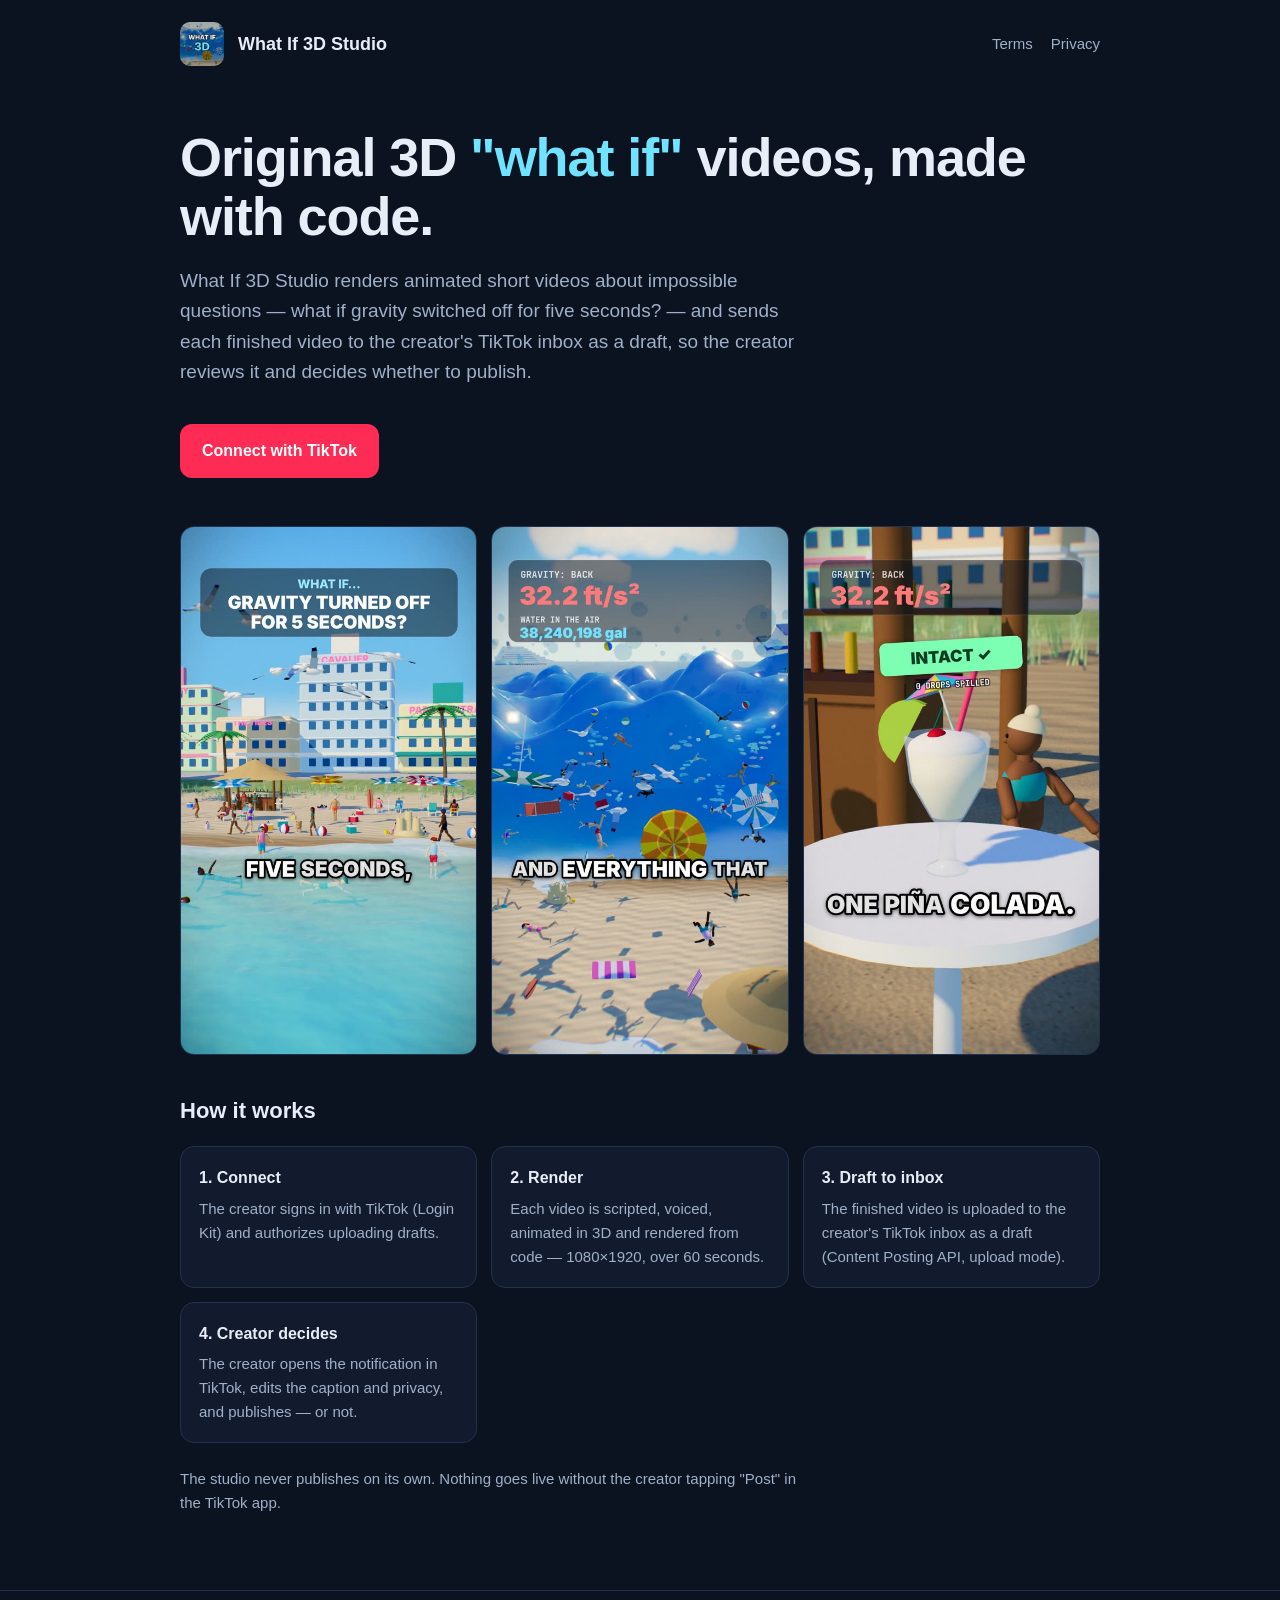
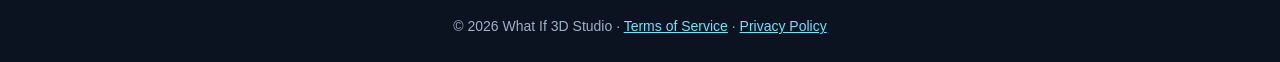
<file: whatif/index.html>
<!DOCTYPE html>
<html lang="en">
<head>
<meta charset="utf-8">
<meta name="viewport" content="width=device-width, initial-scale=1">
<title>What If 3D Studio</title>
<meta name="description" content="Original 3D animated 'what if' short videos, made entirely with code.">
<link rel="icon" href="icon-256.png">
<link rel="stylesheet" href="style.css">
<script src="config.js"></script>
</head>
<body>
<header>
  <img src="icon-256.png" alt="What If 3D Studio icon">
  <div class="name">What If 3D Studio</div>
  <nav><a href="terms.html">Terms</a><a href="privacy.html">Privacy</a></nav>
</header>
<main>
  <h1>Original 3D <span>"what if"</span> videos, made with code.</h1>
  <p class="lead">What If 3D Studio renders animated short videos about impossible questions — what if gravity switched off for five seconds? — and sends each finished video to the creator's TikTok inbox as a draft, so the creator reviews it and decides whether to publish.</p>
  <a class="btn" id="connect" href="#">Connect with TikTok</a>
  <p id="connect-note" class="lead" style="font-size:14px"></p>

  <div class="frames">
    <img src="frame-beach.jpg" alt="A crowded beach before gravity switches off">
    <img src="frame-chaos.jpg" alt="People, umbrellas and the ocean floating in the air">
    <img src="frame-colada.jpg" alt="The only survivor: a piña colada">
  </div>

  <h2>How it works</h2>
  <div class="steps">
    <div class="card"><b>1. Connect</b><p>The creator signs in with TikTok (Login Kit) and authorizes uploading drafts.</p></div>
    <div class="card"><b>2. Render</b><p>Each video is scripted, voiced, animated in 3D and rendered from code — 1080×1920, over 60 seconds.</p></div>
    <div class="card"><b>3. Draft to inbox</b><p>The finished video is uploaded to the creator's TikTok inbox as a draft (Content Posting API, upload mode).</p></div>
    <div class="card"><b>4. Creator decides</b><p>The creator opens the notification in TikTok, edits the caption and privacy, and publishes — or not.</p></div>
  </div>
  <p class="lead" style="font-size:15px;margin-top:24px">The studio never publishes on its own. Nothing goes live without the creator tapping "Post" in the TikTok app.</p>
</main>
<footer>© 2026 What If 3D Studio · <a href="terms.html">Terms of Service</a> · <a href="privacy.html">Privacy Policy</a></footer>
<script>
  const c = window.WHATIF_CONFIG, a = document.getElementById('connect'), note = document.getElementById('connect-note');
  if (!c.clientKey) { a.classList.add('secondary'); note.textContent = 'TikTok connection is being set up.'; a.removeAttribute('href'); }
  else {
    const state = Math.random().toString(36).slice(2);
    sessionStorage.setItem('whatif_state', state);
    a.href = 'https://www.tiktok.com/v2/auth/authorize/?' + new URLSearchParams({ client_key: c.clientKey, scope: c.scopes, response_type: 'code', redirect_uri: c.redirectUri, state });
  }
</script>
</body>
</html>
</file>
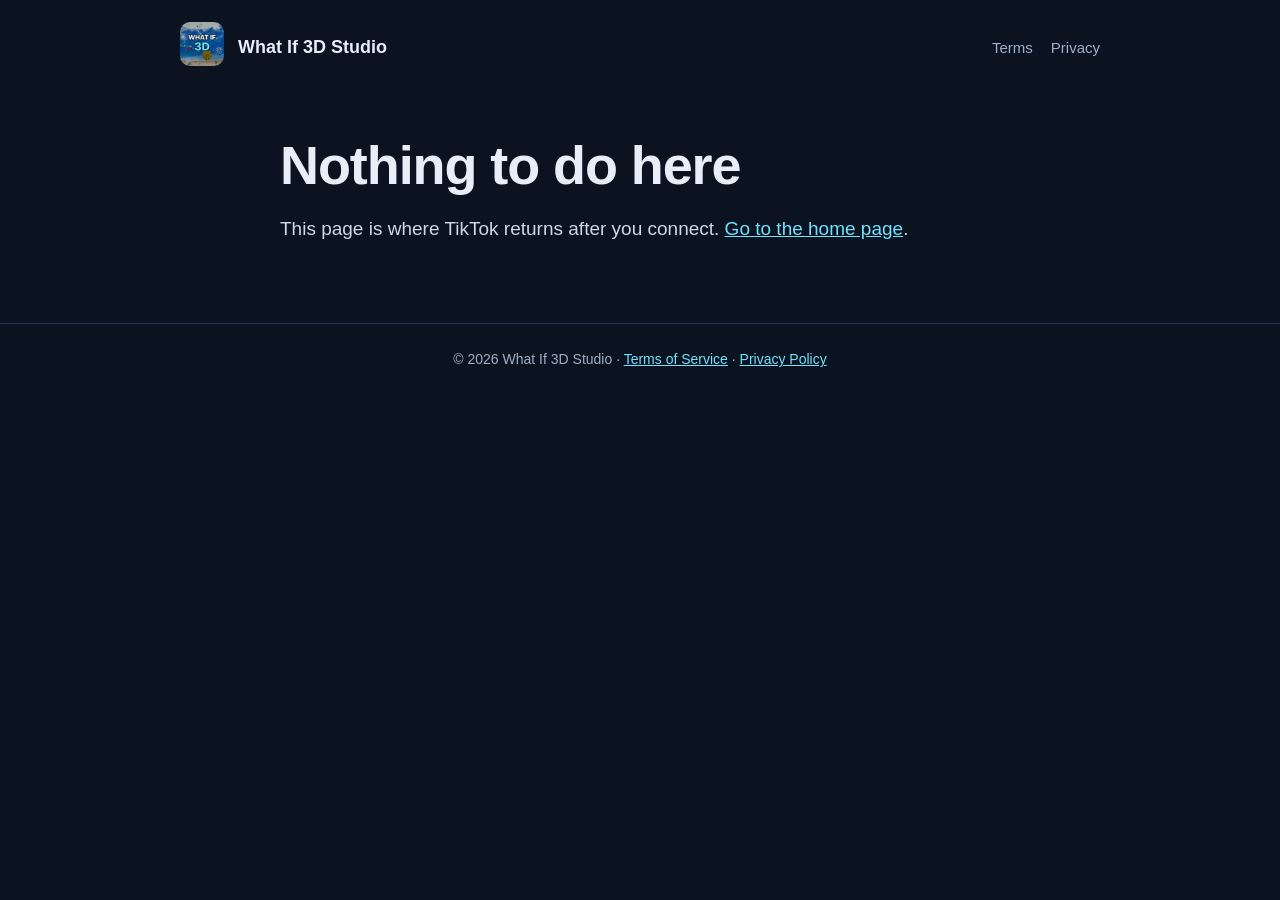
<file: whatif/callback/index.html>
<!DOCTYPE html>
<html lang="en">
<head>
<meta charset="utf-8">
<meta name="viewport" content="width=device-width, initial-scale=1">
<title>Connected · What If 3D Studio</title>
<link rel="icon" href="../icon-256.png">
<link rel="stylesheet" href="../style.css">
<script src="../config.js"></script>
</head>
<body>
<header>
  <a href="../"><img src="../icon-256.png" alt="What If 3D Studio icon"></a>
  <div class="name">What If 3D Studio</div>
  <nav><a href="../terms.html">Terms</a><a href="../privacy.html">Privacy</a></nav>
</header>
<main class="doc">
  <h1 id="title">Connecting…</h1>
  <p id="msg" class="lead"></p>
  <div id="next" style="display:none">
    <h2>Last step (owner only)</h2>
    <p>Open <b>Terminal</b> on your computer and paste this command. It asks for your app's <b>Client Secret</b> (hidden while you type — it never leaves your computer except to go to TikTok), exchanges the one-time code, and copies the <b>refresh token</b> to your clipboard without showing it.</p>
    <pre id="cmd"></pre>
    <button class="btn secondary" id="copy">Copy command</button>
    <p>Then paste it (⌘V) as the <code>refresh_token</code> secret in the Studio's environment settings. The one-time code on this page expires quickly, so run the command right away.</p>
  </div>
</main>
<footer>© 2026 What If 3D Studio · <a href="../terms.html">Terms of Service</a> · <a href="../privacy.html">Privacy Policy</a></footer>
<script>
  const q = new URLSearchParams(location.search), c = window.WHATIF_CONFIG;
  const title = document.getElementById('title'), msg = document.getElementById('msg');
  const shq = s => "'" + String(s).replace(/'/g, "'\\''") + "'";
  if (q.get('error')) {
    title.textContent = 'Not connected'; title.className = 'err';
    msg.textContent = 'TikTok returned: ' + (q.get('error_description') || q.get('error')) + '. You can close this page and try again.';
  } else if (q.get('code')) {
    const saved = sessionStorage.getItem('whatif_state');
    if (saved && q.get('state') && saved !== q.get('state')) {
      title.textContent = 'Not connected'; title.className = 'err';
      msg.textContent = 'The security check did not match. Please start again from the home page.';
    } else {
      title.textContent = 'TikTok account connected ✓'; title.className = 'ok';
      msg.textContent = 'Thanks! Finished videos will arrive in your TikTok inbox as drafts for you to review.';
      // Funciona en zsh y bash (Terminal de Mac). El Client Secret se escribe oculto; el refresh token
      // se copia al portapapeles con pbcopy y nunca se imprime en pantalla.
      const cmd = "printf 'Client Secret: '; read -rs TT_SECRET; echo; " +
        'TT_RESP=$(curl -s -X POST https://open.tiktokapis.com/v2/oauth/token/ ' +
        '-H "Content-Type: application/x-www-form-urlencoded" ' +
        '--data-urlencode ' + shq('client_key=' + c.clientKey) + ' ' +
        '--data-urlencode "client_secret=$TT_SECRET" ' +
        '--data-urlencode ' + shq('code=' + q.get('code')) + ' ' +
        '--data-urlencode grant_type=authorization_code ' +
        '--data-urlencode ' + shq('redirect_uri=' + c.redirectUri) + '); unset TT_SECRET; ' +
        "if echo \"$TT_RESP\" | grep -q '\"refresh_token\"'; then " +
        "echo \"$TT_RESP\" | sed -n 's/.*\"refresh_token\":\"\\([^\"]*\\)\".*/\\1/p' | tr -d '\\n' | pbcopy; " +
        "echo 'OK: the refresh token is now in your clipboard (it is not shown here).'; " +
        "echo \"$TT_RESP\" | sed -n 's/.*\"scope\":\"\\([^\"]*\\)\".*/scopes: \\1/p'; " +
        "else echo 'ERROR:'; echo \"$TT_RESP\" | sed -E 's/\"(access_token|refresh_token)\":\"[^\"]*\"/\"\\1\":\"***\"/g'; fi; unset TT_RESP";
      document.getElementById('cmd').textContent = cmd;
      document.getElementById('next').style.display = 'block';
      document.getElementById('copy').onclick = () => navigator.clipboard.writeText(cmd).then(() => { document.getElementById('copy').textContent = 'Copied ✓'; });
    }
  } else {
    title.textContent = 'Nothing to do here';
    msg.innerHTML = 'This page is where TikTok returns after you connect. <a href="../">Go to the home page</a>.';
  }
</script>
</body>
</html>
</file>
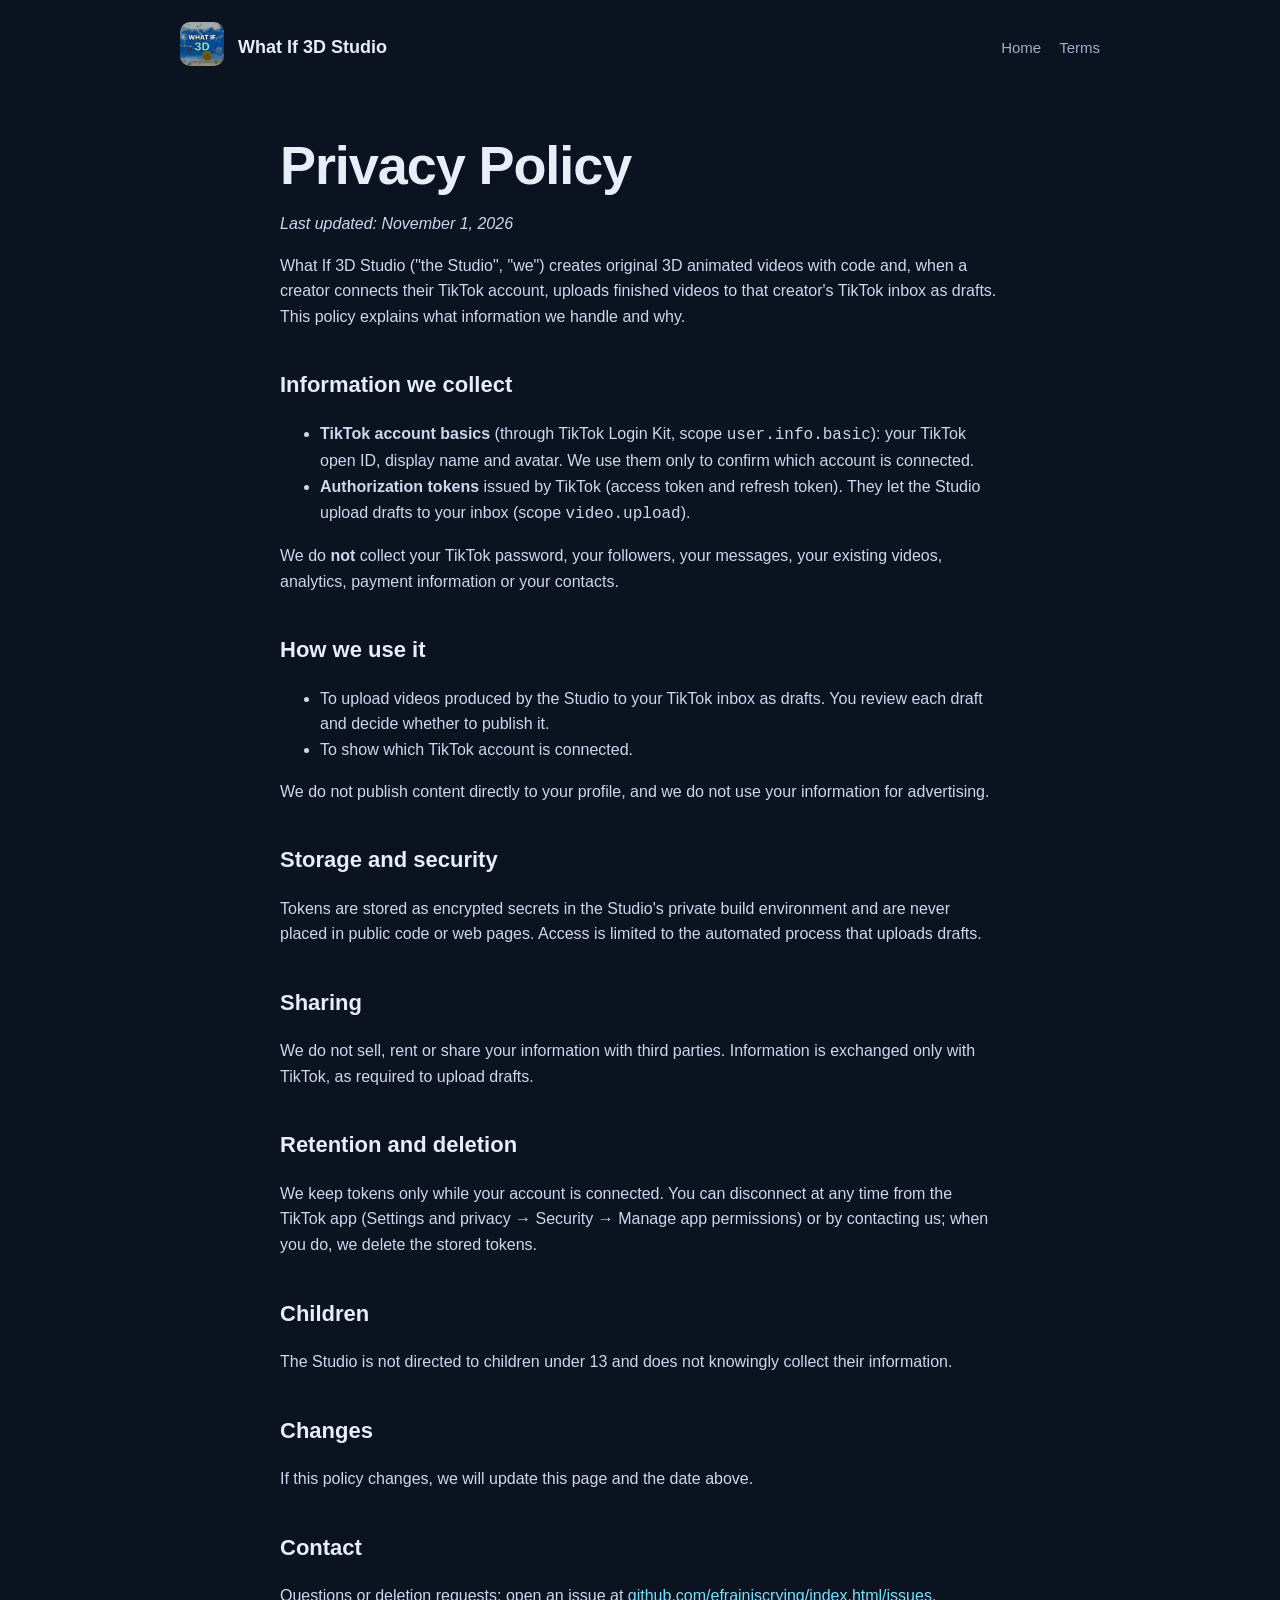
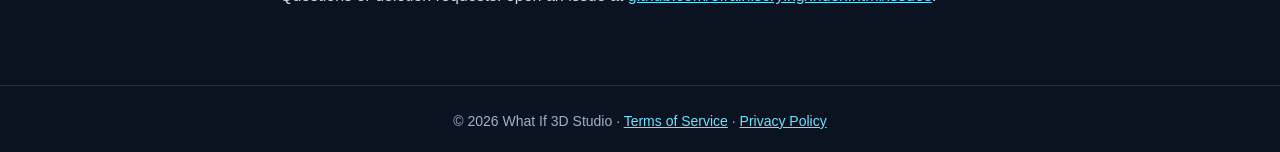
<file: whatif/privacy.html>
<!DOCTYPE html>
<html lang="en">
<head>
<meta charset="utf-8">
<meta name="viewport" content="width=device-width, initial-scale=1">
<title>Privacy Policy · What If 3D Studio</title>
<link rel="icon" href="icon-256.png">
<link rel="stylesheet" href="style.css">
</head>
<body>
<header>
  <a href="./"><img src="icon-256.png" alt="What If 3D Studio icon"></a>
  <div class="name">What If 3D Studio</div>
  <nav><a href="./">Home</a><a href="terms.html">Terms</a></nav>
</header>
<main class="doc">
  <h1>Privacy Policy</h1>
  <p><i>Last updated: November 1, 2026</i></p>

  <p>What If 3D Studio ("the Studio", "we") creates original 3D animated videos with code and, when a creator connects their TikTok account, uploads finished videos to that creator's TikTok inbox as drafts. This policy explains what information we handle and why.</p>

  <h2>Information we collect</h2>
  <ul>
    <li><b>TikTok account basics</b> (through TikTok Login Kit, scope <code>user.info.basic</code>): your TikTok open ID, display name and avatar. We use them only to confirm which account is connected.</li>
    <li><b>Authorization tokens</b> issued by TikTok (access token and refresh token). They let the Studio upload drafts to your inbox (scope <code>video.upload</code>).</li>
  </ul>
  <p>We do <b>not</b> collect your TikTok password, your followers, your messages, your existing videos, analytics, payment information or your contacts.</p>

  <h2>How we use it</h2>
  <ul>
    <li>To upload videos produced by the Studio to your TikTok inbox as drafts. You review each draft and decide whether to publish it.</li>
    <li>To show which TikTok account is connected.</li>
  </ul>
  <p>We do not publish content directly to your profile, and we do not use your information for advertising.</p>

  <h2>Storage and security</h2>
  <p>Tokens are stored as encrypted secrets in the Studio's private build environment and are never placed in public code or web pages. Access is limited to the automated process that uploads drafts.</p>

  <h2>Sharing</h2>
  <p>We do not sell, rent or share your information with third parties. Information is exchanged only with TikTok, as required to upload drafts.</p>

  <h2>Retention and deletion</h2>
  <p>We keep tokens only while your account is connected. You can disconnect at any time from the TikTok app (Settings and privacy → Security → Manage app permissions) or by contacting us; when you do, we delete the stored tokens.</p>

  <h2>Children</h2>
  <p>The Studio is not directed to children under 13 and does not knowingly collect their information.</p>

  <h2>Changes</h2>
  <p>If this policy changes, we will update this page and the date above.</p>

  <h2>Contact</h2>
  <p>Questions or deletion requests: open an issue at <a href="https://github.com/efrainiscrying/index.html/issues">github.com/efrainiscrying/index.html/issues</a>.</p>
</main>
<footer>© 2026 What If 3D Studio · <a href="terms.html">Terms of Service</a> · <a href="privacy.html">Privacy Policy</a></footer>
</body>
</html>
</file>
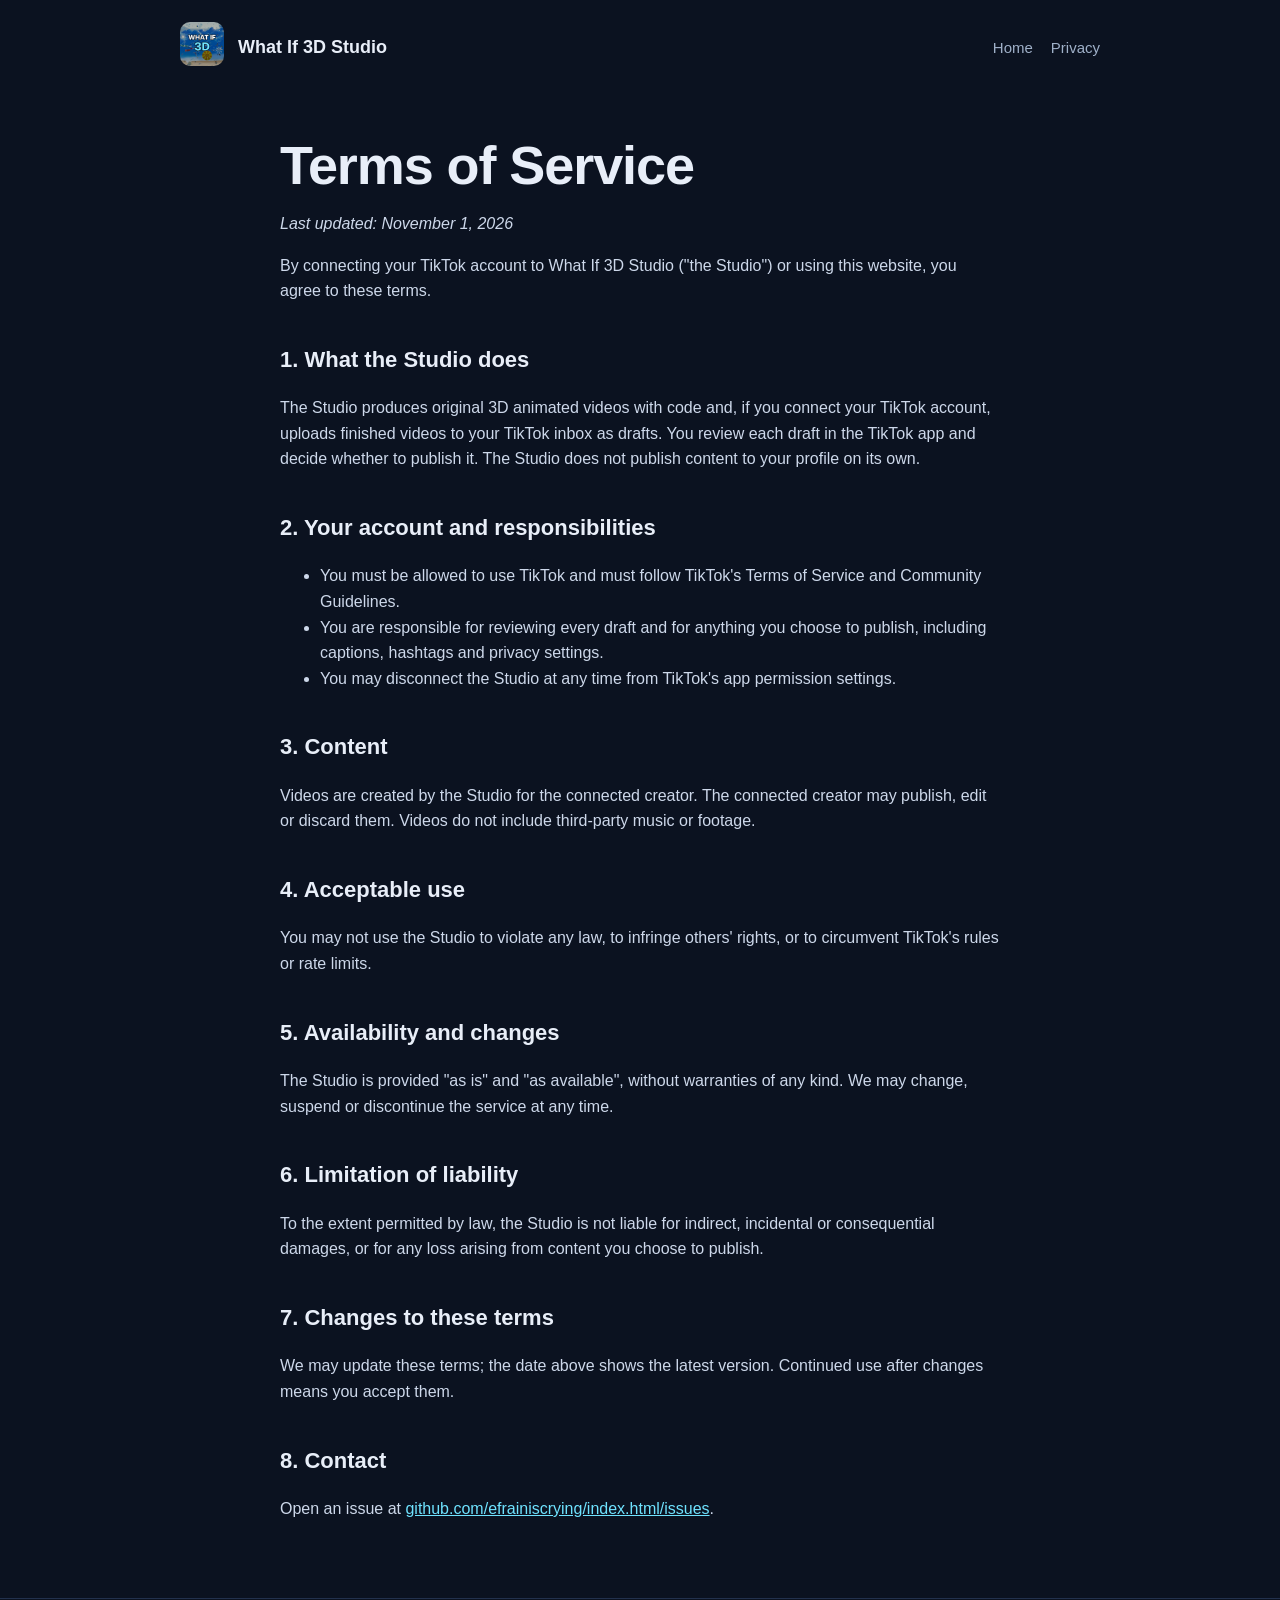
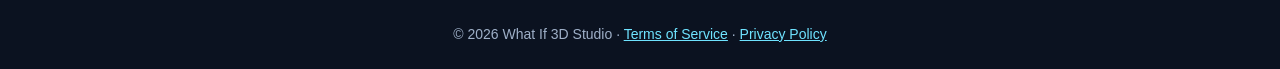
<file: whatif/terms.html>
<!DOCTYPE html>
<html lang="en">
<head>
<meta charset="utf-8">
<meta name="viewport" content="width=device-width, initial-scale=1">
<title>Terms of Service · What If 3D Studio</title>
<link rel="icon" href="icon-256.png">
<link rel="stylesheet" href="style.css">
</head>
<body>
<header>
  <a href="./"><img src="icon-256.png" alt="What If 3D Studio icon"></a>
  <div class="name">What If 3D Studio</div>
  <nav><a href="./">Home</a><a href="privacy.html">Privacy</a></nav>
</header>
<main class="doc">
  <h1>Terms of Service</h1>
  <p><i>Last updated: November 1, 2026</i></p>

  <p>By connecting your TikTok account to What If 3D Studio ("the Studio") or using this website, you agree to these terms.</p>

  <h2>1. What the Studio does</h2>
  <p>The Studio produces original 3D animated videos with code and, if you connect your TikTok account, uploads finished videos to your TikTok inbox as drafts. You review each draft in the TikTok app and decide whether to publish it. The Studio does not publish content to your profile on its own.</p>

  <h2>2. Your account and responsibilities</h2>
  <ul>
    <li>You must be allowed to use TikTok and must follow TikTok's Terms of Service and Community Guidelines.</li>
    <li>You are responsible for reviewing every draft and for anything you choose to publish, including captions, hashtags and privacy settings.</li>
    <li>You may disconnect the Studio at any time from TikTok's app permission settings.</li>
  </ul>

  <h2>3. Content</h2>
  <p>Videos are created by the Studio for the connected creator. The connected creator may publish, edit or discard them. Videos do not include third-party music or footage.</p>

  <h2>4. Acceptable use</h2>
  <p>You may not use the Studio to violate any law, to infringe others' rights, or to circumvent TikTok's rules or rate limits.</p>

  <h2>5. Availability and changes</h2>
  <p>The Studio is provided "as is" and "as available", without warranties of any kind. We may change, suspend or discontinue the service at any time.</p>

  <h2>6. Limitation of liability</h2>
  <p>To the extent permitted by law, the Studio is not liable for indirect, incidental or consequential damages, or for any loss arising from content you choose to publish.</p>

  <h2>7. Changes to these terms</h2>
  <p>We may update these terms; the date above shows the latest version. Continued use after changes means you accept them.</p>

  <h2>8. Contact</h2>
  <p>Open an issue at <a href="https://github.com/efrainiscrying/index.html/issues">github.com/efrainiscrying/index.html/issues</a>.</p>
</main>
<footer>© 2026 What If 3D Studio · <a href="terms.html">Terms of Service</a> · <a href="privacy.html">Privacy Policy</a></footer>
</body>
</html>
</file>
<file: whatif/style.css>
:root { --bg: #0b1220; --card: #121b2e; --text: #e8eef8; --muted: #9fb0c8; --accent: #6fe3ff; --line: #22314d; }
* { box-sizing: border-box; }
body { margin: 0; font: 16px/1.6 -apple-system, BlinkMacSystemFont, "Segoe UI", Inter, Roboto, sans-serif; background: var(--bg); color: var(--text); }
a { color: var(--accent); }
header { display: flex; align-items: center; gap: 14px; max-width: 960px; margin: 0 auto; padding: 22px 20px; }
header img { width: 44px; height: 44px; border-radius: 10px; }
header .name { font-weight: 800; font-size: 18px; }
header nav { margin-left: auto; display: flex; gap: 18px; font-size: 15px; }
header nav a { color: var(--muted); text-decoration: none; }
main { max-width: 960px; margin: 0 auto; padding: 10px 20px 60px; }
h1 { font-size: clamp(32px, 6vw, 54px); line-height: 1.1; margin: 30px 0 14px; letter-spacing: -0.02em; }
h1 span { color: var(--accent); }
h2 { margin-top: 38px; font-size: 22px; }
.lead { color: var(--muted); font-size: 19px; max-width: 640px; }
.btn { display: inline-flex; align-items: center; gap: 10px; background: #fe2c55; color: #fff; padding: 14px 22px; border-radius: 12px; font-weight: 700; text-decoration: none; margin: 18px 0; border: 0; font-size: 16px; cursor: pointer; }
.btn.secondary { background: var(--card); color: var(--text); border: 1px solid var(--line); }
.frames { display: grid; grid-template-columns: repeat(3, 1fr); gap: 14px; margin: 30px 0; }
.frames img { width: 100%; border-radius: 14px; border: 1px solid var(--line); aspect-ratio: 9/16; object-fit: cover; }
.steps { display: grid; grid-template-columns: repeat(auto-fit, minmax(220px, 1fr)); gap: 14px; }
.card { background: var(--card); border: 1px solid var(--line); border-radius: 14px; padding: 18px; }
.card b { display: block; margin-bottom: 6px; }
.card p { margin: 0; color: var(--muted); font-size: 15px; }
footer { border-top: 1px solid var(--line); color: var(--muted); font-size: 14px; padding: 24px 20px; text-align: center; }
.doc { max-width: 760px; }
.doc p, .doc li { color: #cdd8ea; }
pre { background: #060a12; border: 1px solid var(--line); border-radius: 10px; padding: 14px; overflow-x: auto; white-space: pre-wrap; word-break: break-all; font-size: 13px; }
.ok { color: #7cffb2; }
.err { color: #ff7a7a; }
</file>
